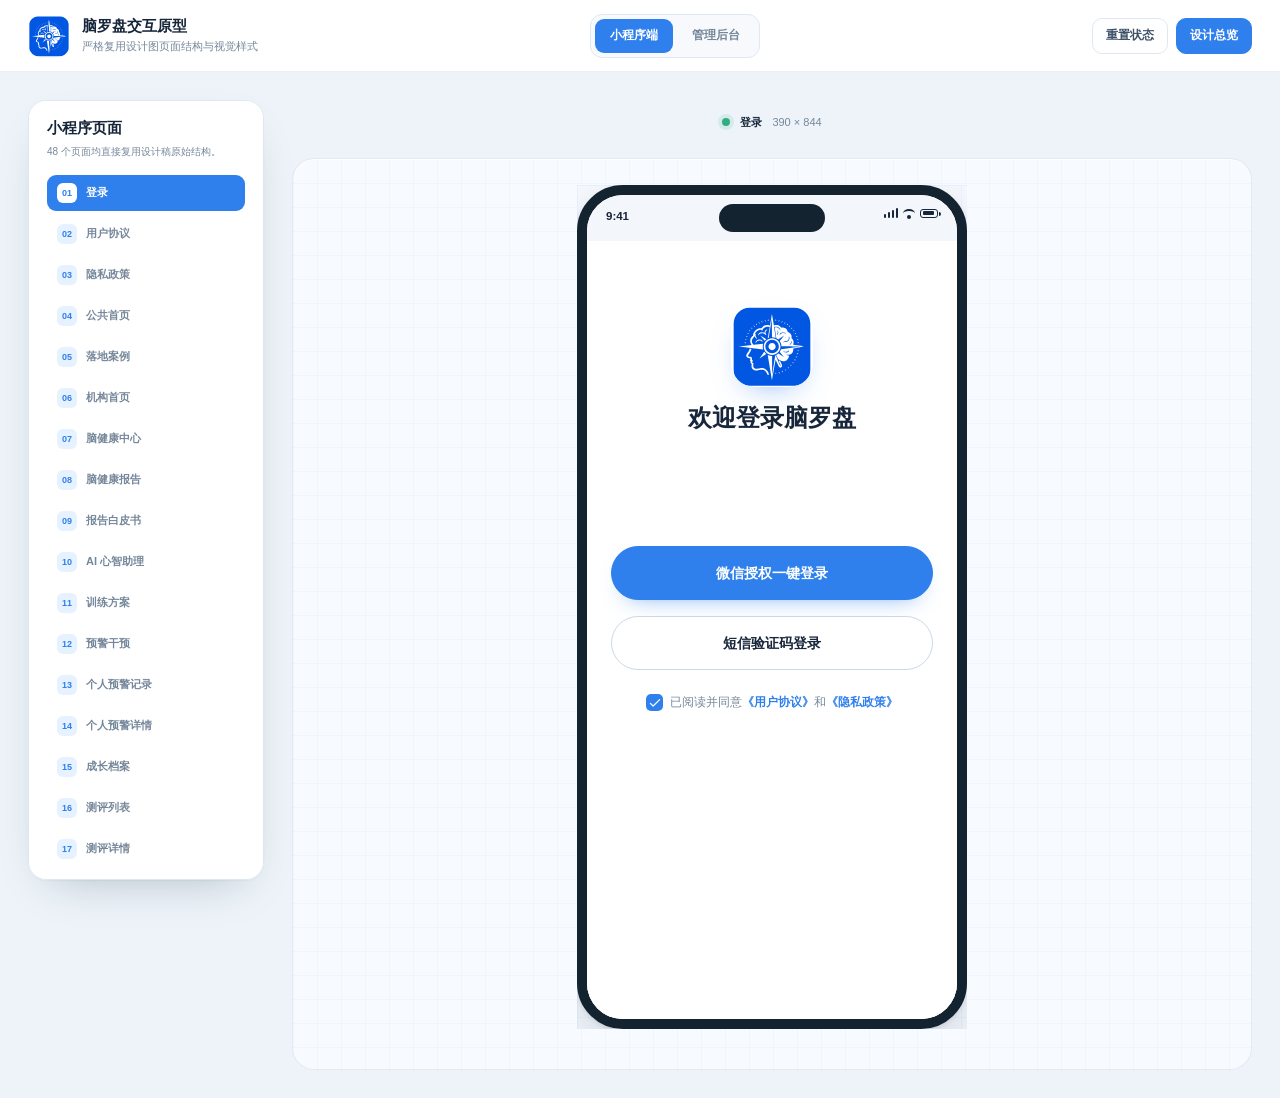
<file: prototype.html>
<!doctype html>
<html lang="zh-CN">
<head>
  <meta charset="utf-8">
  <meta name="viewport" content="width=device-width,initial-scale=1">
  <link rel="icon" href="assets/logo-01.svg" type="image/svg+xml">
  <title>脑罗盘 · 严格还原交互原型</title>
  <link rel="stylesheet" href="prototype.css?v=20260811a">
</head>
<body>
  <div class="prototype-shell">
    <header class="prototype-toolbar">
      <div class="prototype-brand">
        <div class="prototype-logo"><img src="assets/logo-01.svg" alt="脑罗盘"></div>
        <div><b>脑罗盘交互原型</b><span>严格复用设计图页面结构与视觉样式</span></div>
      </div>
      <div class="mode-switch" aria-label="原型端切换">
        <button id="mobile-mode" class="active" data-mode="mobile">小程序端</button>
        <button id="admin-mode" data-mode="admin">管理后台</button>
      </div>
      <div class="toolbar-actions">
        <button id="reset-prototype" class="toolbar-button">重置状态</button>
        <button id="open-design" class="toolbar-button primary">设计总览</button>
      </div>
    </header>

    <main class="prototype-workspace">
      <aside class="page-rail">
        <h2 id="rail-title">小程序页面</h2>
        <p id="rail-copy">48 个页面均直接复用设计稿原始结构。</p>
        <nav id="prototype-nav" class="prototype-nav" aria-label="原型页面导航"></nav>
      </aside>
      <section class="preview-column">
        <div class="preview-meta"><span class="status-dot"></span><b id="preview-title">登录</b><span id="preview-size">390 × 844</span></div>
        <div class="preview-scroll">
          <div id="preview-stage" class="preview-stage">
            <iframe id="design-iframe" class="design-iframe mobile" src="index.html" title="脑罗盘设计稿交互页面"></iframe>
          </div>
        </div>
      </section>
    </main>
  </div>
  <div id="prototype-layer"></div>
  <script src="prototype.js?v=20260813a"></script>
</body>
</html>
</file>
<file: prototype.css>
:root{
  --ink:#17263a;--ink-2:#3d5066;--muted:#75879a;--line:#dfe8f1;--canvas:#edf3f8;
  --surface:#fff;--brand:#2f80ed;--brand-soft:#e6f2ff;--navy:#122d49;
  --success:#2fae83;--warning:#f3b744;--danger:#e85b55;
  --shadow:0 1px 2px rgba(18,45,73,.04),0 18px 45px -25px rgba(18,45,73,.35);
  --font:Inter,"PingFang SC","HarmonyOS Sans SC","Hiragino Sans GB","Microsoft YaHei",sans-serif;
}
*{box-sizing:border-box}
html,body{margin:0;min-height:100%;font-family:var(--font);color:var(--ink);background:var(--canvas);-webkit-font-smoothing:antialiased}
button,input,textarea{font:inherit}button{cursor:pointer}button:focus-visible,input:focus-visible,textarea:focus-visible{outline:3px solid rgba(47,128,237,.22);outline-offset:2px}
.prototype-shell{min-height:100vh}
.prototype-toolbar{position:sticky;z-index:50;top:0;height:72px;padding:0 28px;display:flex;align-items:center;justify-content:space-between;border-bottom:1px solid rgba(18,45,73,.08);background:rgba(255,255,255,.96);backdrop-filter:blur(14px)}
.prototype-brand{display:flex;align-items:center;gap:12px}.prototype-logo{width:42px;height:42px;overflow:hidden;border-radius:13px;background:white;box-shadow:var(--shadow)}.prototype-logo img{width:100%;height:auto;transform:scale(1.27);transform-origin:50% 0}.prototype-brand b{display:block;font-size:15px}.prototype-brand span{display:block;margin-top:3px;color:var(--muted);font-size:11px}
.mode-switch{padding:4px;display:flex;gap:4px;border:1px solid var(--line);border-radius:12px;background:#f7f9fc}.mode-switch button{height:34px;padding:0 15px;border:0;border-radius:9px;color:var(--muted);font-size:12px;font-weight:800;background:transparent}.mode-switch button.active{color:white;background:var(--brand)}
.toolbar-actions{display:flex;gap:8px}.toolbar-button{height:36px;padding:0 13px;border:1px solid var(--line);border-radius:10px;color:var(--ink-2);font-size:12px;font-weight:800;background:white}.toolbar-button.primary{color:white;border-color:var(--brand);background:var(--brand)}
.prototype-workspace{min-height:calc(100vh - 72px);padding:28px;display:grid;grid-template-columns:236px minmax(0,1fr);gap:28px}
.page-rail{position:sticky;top:100px;align-self:start;max-height:calc(100vh - 120px);padding:18px;overflow:auto;border:1px solid var(--line);border-radius:18px;background:rgba(255,255,255,.96);box-shadow:var(--shadow)}.page-rail h2{margin:0 0 6px;font-size:15px}.page-rail p{margin:0 0 15px;color:var(--muted);font-size:10px;line-height:1.55}.prototype-nav{display:grid;gap:5px}.prototype-nav button{height:36px;padding:0 10px;display:flex;align-items:center;gap:9px;border:0;border-radius:9px;color:var(--muted);font-size:11px;font-weight:750;text-align:left;background:transparent}.prototype-nav button:hover{background:#f3f7fb}.prototype-nav button.active{color:white;background:var(--brand)}.page-number{display:grid;place-items:center;width:20px;height:20px;flex:0 0 auto;border-radius:6px;color:var(--brand);font-size:9px;background:var(--brand-soft)}.prototype-nav button.active .page-number{background:white}
.preview-column{min-width:0}.preview-meta{height:44px;margin:0 auto 14px;display:flex;align-items:center;justify-content:center;gap:10px;color:var(--muted);font-size:11px}.preview-meta b{color:var(--ink)}.status-dot{width:8px;height:8px;border-radius:50%;background:var(--success);box-shadow:0 0 0 4px rgba(47,174,131,.12)}
.preview-scroll{min-height:calc(100vh - 158px);overflow:auto;border:1px solid rgba(18,45,73,.08);border-radius:22px;background:linear-gradient(rgba(47,128,237,.035) 1px,transparent 1px),linear-gradient(90deg,rgba(47,128,237,.035) 1px,transparent 1px),#f7faff;background-size:24px 24px;box-shadow:inset 0 1px 0 white}
.preview-stage{min-width:max-content;min-height:100%;padding:26px 36px 40px;display:flex;align-items:flex-start;justify-content:center}
.design-iframe{display:block;border:0;background:transparent}.design-iframe.mobile{width:390px;height:844px}.design-iframe.admin{width:1180px;height:720px}
.prototype-toast{position:fixed;z-index:100;left:50%;top:86px;transform:translateX(-50%);padding:10px 16px;border-radius:999px;color:white;font-size:12px;font-weight:800;background:#183b5d;box-shadow:var(--shadow);animation:toast-in .2s ease-out}@keyframes toast-in{from{opacity:0;transform:translate(-50%,-8px)}to{opacity:1;transform:translate(-50%,0)}}
.prototype-modal{position:fixed;z-index:90;inset:0;display:grid;place-items:center;padding:24px;background:rgba(10,27,44,.48);backdrop-filter:blur(5px)}.modal-card{width:min(420px,calc(100vw - 48px));padding:24px;border-radius:20px;background:white;box-shadow:0 30px 80px rgba(10,27,44,.28)}.modal-card h2{margin:0 0 16px;font-size:20px}.modal-card p{margin:0 0 16px;color:var(--muted);font-size:13px;line-height:1.65}.modal-field{margin-bottom:12px}.modal-field label{display:block;margin-bottom:6px;color:var(--muted);font-size:11px;font-weight:750}.modal-field input,.modal-field textarea{width:100%;padding:0 12px;border:1px solid var(--line);border-radius:11px}.modal-field input{height:42px}.modal-field textarea{height:90px;padding-top:10px;resize:none}.modal-actions{margin-top:18px;display:grid;grid-template-columns:1fr 1fr;gap:8px}.modal-actions button{height:40px;border-radius:11px;font-weight:850}.modal-cancel{color:var(--brand);border:1px solid #b9d8ff;background:white}.modal-confirm{color:white;border:1px solid var(--brand);background:var(--brand)}
.embed-mode{width:max-content;min-width:0;min-height:0;background:transparent}.embed-mode .prototype-toolbar,.embed-mode .page-rail,.embed-mode .preview-meta{display:none}.embed-mode .prototype-workspace{min-height:0;padding:0;display:block}.embed-mode .preview-scroll{min-height:0;overflow:hidden;border:0;border-radius:0;background:transparent;box-shadow:none}.embed-mode .preview-stage{min-height:0;padding:0}.embed-mode .prototype-toast,.embed-mode .prototype-modal{display:none!important}
@media(max-width:760px){.prototype-toolbar{padding:0 14px}.prototype-brand span,.toolbar-actions{display:none}.prototype-workspace{padding:14px;display:block}.page-rail{position:static;max-height:none;margin-bottom:14px}.prototype-nav{grid-template-columns:repeat(3,1fr)}.prototype-nav button{font-size:9px}.preview-stage{justify-content:flex-start}.preview-scroll{min-height:700px}}
@media(max-width:1540px){.prototype-shell.admin-mode .prototype-workspace{padding:20px;display:block}.prototype-shell.admin-mode .page-rail{display:none}.prototype-shell.admin-mode .preview-scroll{overflow:auto}.prototype-shell.admin-mode .preview-stage{padding:20px;justify-content:flex-start}}
</file>
